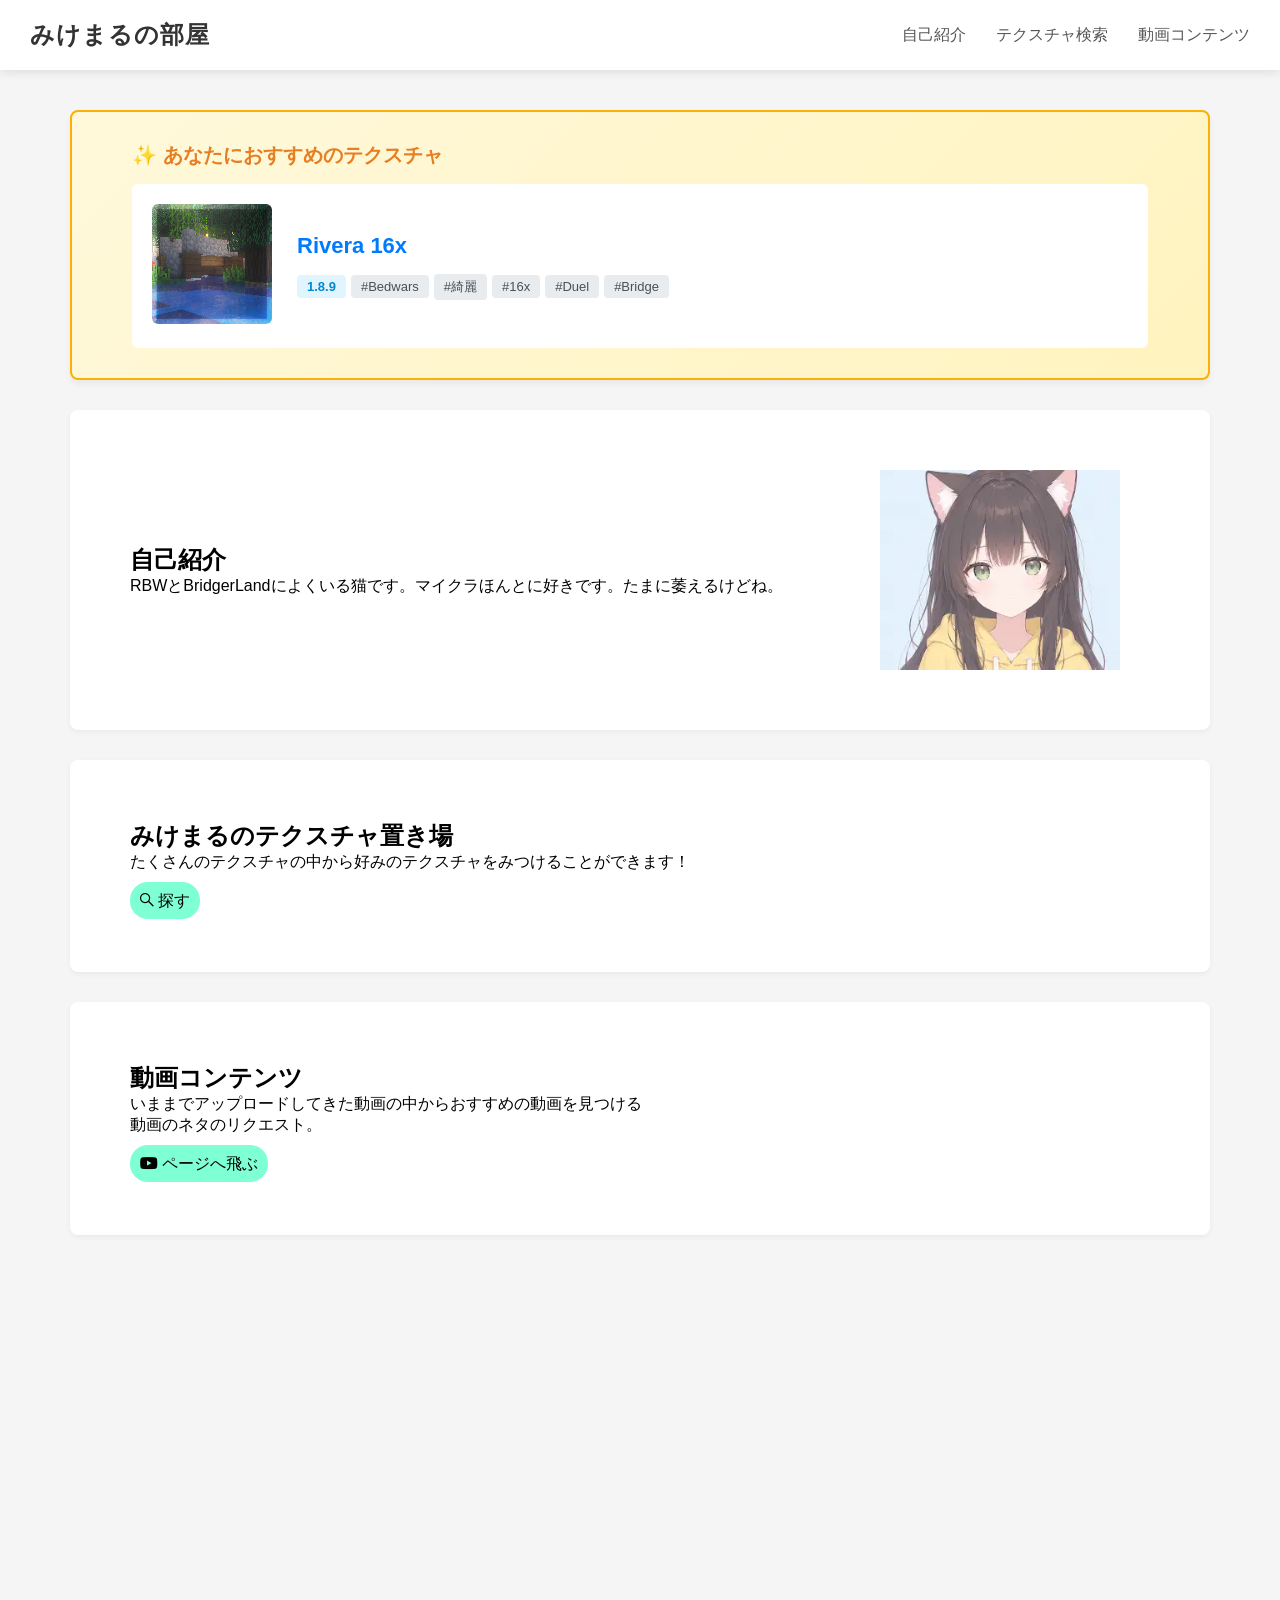
<file: index.html>
<!DOCTYPE html>
<html lang="ja">
<head>
    <meta charset="UTF-8">
    <meta name="viewport" content="width=device-width, initial-scale=1.0">
    <meta name="description" content="このページはYouTubeで活動しているみけまるの公式サイトです。たくさんのテクスチャの中からおすすめのテクスチャを検索する、いままでアップロードされた動画をみるなどができます。">
    <title>ホーム|みけまるの家</title>
    <link rel="stylesheet" href="style.css">
    <link href="https://use.fontawesome.com/releases/v5.6.1/css/all.css" rel="stylesheet">
    <style>

        html {
            scroll-behavior: smooth; /* スクロールを滑らかにする */
            scroll-padding-top: 90px; /* ヘッダーの高さ70px + 余白20px */
        }
        
        /* 全体のリセットと基本スタイルの設定 */
        * {
            margin: 0;
            padding: 0;
            box-sizing: border-box;
        }
        body {
            font-family: 'Helvetica Neue', Arial, 'Hiragino Kaku Gothic ProN', 'Hiragino Sans', Meiryo, sans-serif;
            background-color: #f5f5f5;
        }

        /* 固定（ついてくる）ヘッダーのスタイル */
        .site-header {
            position: fixed; /* 画面上部に固定 */
            top: 0;
            left: 0;
            width: 100%;
            height: 70px;
            background-color: #ffffff;
            box-shadow: 0 2px 10px rgba(0, 0, 0, 0.1);
            z-index: 1000; /* 他のコンテンツより前面に表示 */
            display: flex;
            justify-content: space-between;
            align-items: center;
            padding: 0 30px;
        }

        /* ロゴ部分 */
        .header-logo a {
            font-size: 24px;
            font-weight: bold;
            color: #333333;
            text-decoration: none;
            letter-spacing: 1px;
        }

        /* ナビゲーションメニュー */
        .header-nav ul {
            display: flex;
            list-style: none;
            gap: 30px; /* メニュー間の余白 */
        }

        .header-nav a {
            font-size: 16px;
            color: #555555;
            text-decoration: none;
            font-weight: 500;
            transition: color 0.3s ease;
            position: relative;
            padding: 5px 0;
        }

        /* ホバー時のエフェクト */
        .header-nav a:hover {
            color: #007bff;
        }
        .header-nav a::after {
            content: '';
            position: absolute;
            bottom: 0;
            left: 0;
            width: 100%;
            height: 2px;
            background-color: #007bff;
            transform: scaleX(0);
            transition: transform 0.3s ease;
        }
        .header-nav a:hover::after {
            transform: scaleX(1);
        }

        /* ページコンテンツのプレースホルダー */
        .content-placeholder {
            margin-top: 70px; /* ヘッダーの高さ分だけ上に余白を作る */
            padding: 40px 30px;
            max-width: 1200px;
            margin-left: auto;
            margin-right: auto;
        }
        .dummy-section {
            background-color: #ffffff;
            padding: 60px;
            margin-bottom: 30px;
            border-radius: 8px;
            box-shadow: 0 2px 5px rgba(0,0,0,0.05);
        }

        /* 「あなたにおすすめ」エリアのスタイル */
        .recommend-container {
            background: linear-gradient(135deg, #fff9db, #fff3bf);
            border: 2px solid #fab005;
            padding: 30px 60px;
            border-radius: 8px;
            margin-bottom: 30px;
            box-shadow: 0 4px 6px rgba(0,0,0,0.05);
        }
        .recommend-title {
            font-size: 20px;
            font-weight: bold;
            color: #e67e22;
            margin-bottom: 15px;
        }
        .recommend-box {
            display: flex;
            align-items: center;
            gap: 25px;
            background: #ffffff;
            padding: 20px;
            border-radius: 6px;
        }
        .recommend-img {
            width: 120px; /* アイコンの大きさを調整 */
            height: 120px;
            border-radius: 6px;
            object-fit: cover;
            image-rendering: pixelated; /* マイクラのドット絵を綺麗に見せる */
        }
        .recommend-info h3 {
            margin: 0 0 10px 0;
            font-size: 22px;
        }
        .recommend-link {
            color: #007bff;
            text-decoration: none;
            font-weight: bold;
        }
        .recommend-link:hover {
            text-decoration: underline;
        }
        .badge {
            display: inline-block;
            background: #e9ecef;
            color: #495057;
            padding: 4px 10px;
            font-size: 13px;
            border-radius: 4px;
            margin-right: 5px;
            margin-top: 5px;
        }
        .cat-badge {
            background: #e1f5fe;
            color: #0288d1;
            font-weight: bold;
        }

        /* 自己紹介セクション用のスタイル */
        .home-section-content {
            display: flex;
            justify-content: space-between;
            align-items: center;
            gap: 20px;
        }
        .home-text {
            flex: 1;
        }
        .profile-img-container {
            width: 300px;
            height: 200px;
            display: flex;
            justify-content: center;
            align-items: center;
            overflow: hidden;
        }
        .profile-img-container img {
            width: 80%;
            height: auto;
            object-fit: contain;
        }

    </style>
</head>
<body>

    <header class="site-header">
        <div class="header-logo">
            <a href="#">みけまるの部屋</a>
        </div>
        <nav class="header-nav">
            <ul>
                <li><a href="#home">自己紹介</a></li>
                <li><a href="#texture">テクスチャ検索</a></li>
                <li><a href="#video">動画コンテンツ</a></li>
            </ul>
        </nav>
    </header>

    <main class="content-placeholder">
        
        <div id="recommendArea" class="recommend-container" style="display: none;">
            <div class="recommend-title">✨ あなたにおすすめのテクスチャ</div>
            <div class="recommend-box">
                <div id="recommendImgBox"></div>
                <div class="recommend-info">
                    <h3 id="recommendName"></h3>
                    <div id="recommendTags"></div>
                </div>
            </div>
        </div>

        <section id="home" class="dummy-section">
            <div class="home-section-content">
                <div class="home-text">
                    <h2>自己紹介</h2>
                    <p>RBWとBridgerLandによくいる猫です。マイクラほんとに好きです。たまに萎えるけどね。</p>
                </div>
                <div class="profile-img-container">
                    <img src="images/pro.png" alt="プロフィール画像">
                </div>
            </div>
        </section>
        
        <section id="texture" class="dummy-section">
            <h2>みけまるのテクスチャ置き場</h2>
            <p>たくさんのテクスチャの中から好みのテクスチャをみつけることができます！</p>
            <br>
            <a class="button" href="https://mikemaruyt.github.io/texture-search/">
                <i class="fab fa-sistrix"></i>
                探す
            </a>
        </section>

        <section id="video" class="dummy-section">
            <h2>動画コンテンツ</h2>
            <p>いままでアップロードしてきた動画の中からおすすめの動画を見つける</p>
            <p>動画のネタのリクエスト。</p>
            <br>
            <p>
            <a class="button" href="https://mikemaruyt.github.io/videos/">
                <i class="fab fa-youtube"></i>
                ページへ飛ぶ
            </a>
            </p>
        </section>
        
        <div style="height: 800px;"></div>
    </main>

    <script src="texture-search/data.js"></script>
    <script>
        function showRecommendation() {
            if (typeof jsonData === 'undefined' || jsonData.length === 0) return;

            // ランダムで1つ選ぶ
            const randomIndex = Math.floor(Math.random() * jsonData.length);
            const item = jsonData[randomIndex];

            const rArea = document.getElementById('recommendArea');
            const rImgBox = document.getElementById('recommendImgBox');
            const rName = document.getElementById('recommendName');
            const rTags = document.getElementById('recommendTags');

            // 💡 JSONの image に書いてあるテキストをそのまま使う
            const imgSrc = item.image;
            const tagBadges = item.tags.map(tag => `<span class="badge">#${tag}</span>`).join('');

            // HTMLにデータを流し込む
            rImgBox.innerHTML = `<a href="texture-search/${item.link}"><img src="texture-search/${imgSrc}" class="recommend-img" alt="${item.name}"></a>`;
            rName.innerHTML = `<a href="texture-search/${item.link}" class="recommend-link">${item.name}</a>`;
            rTags.innerHTML = `<span class="badge cat-badge">${item.category}</span>${tagBadges}`;

            // 枠を表示
            rArea.style.display = 'block';
        }

        window.addEventListener('DOMContentLoaded', showRecommendation);
    </script>
</body>
</html>
</file>
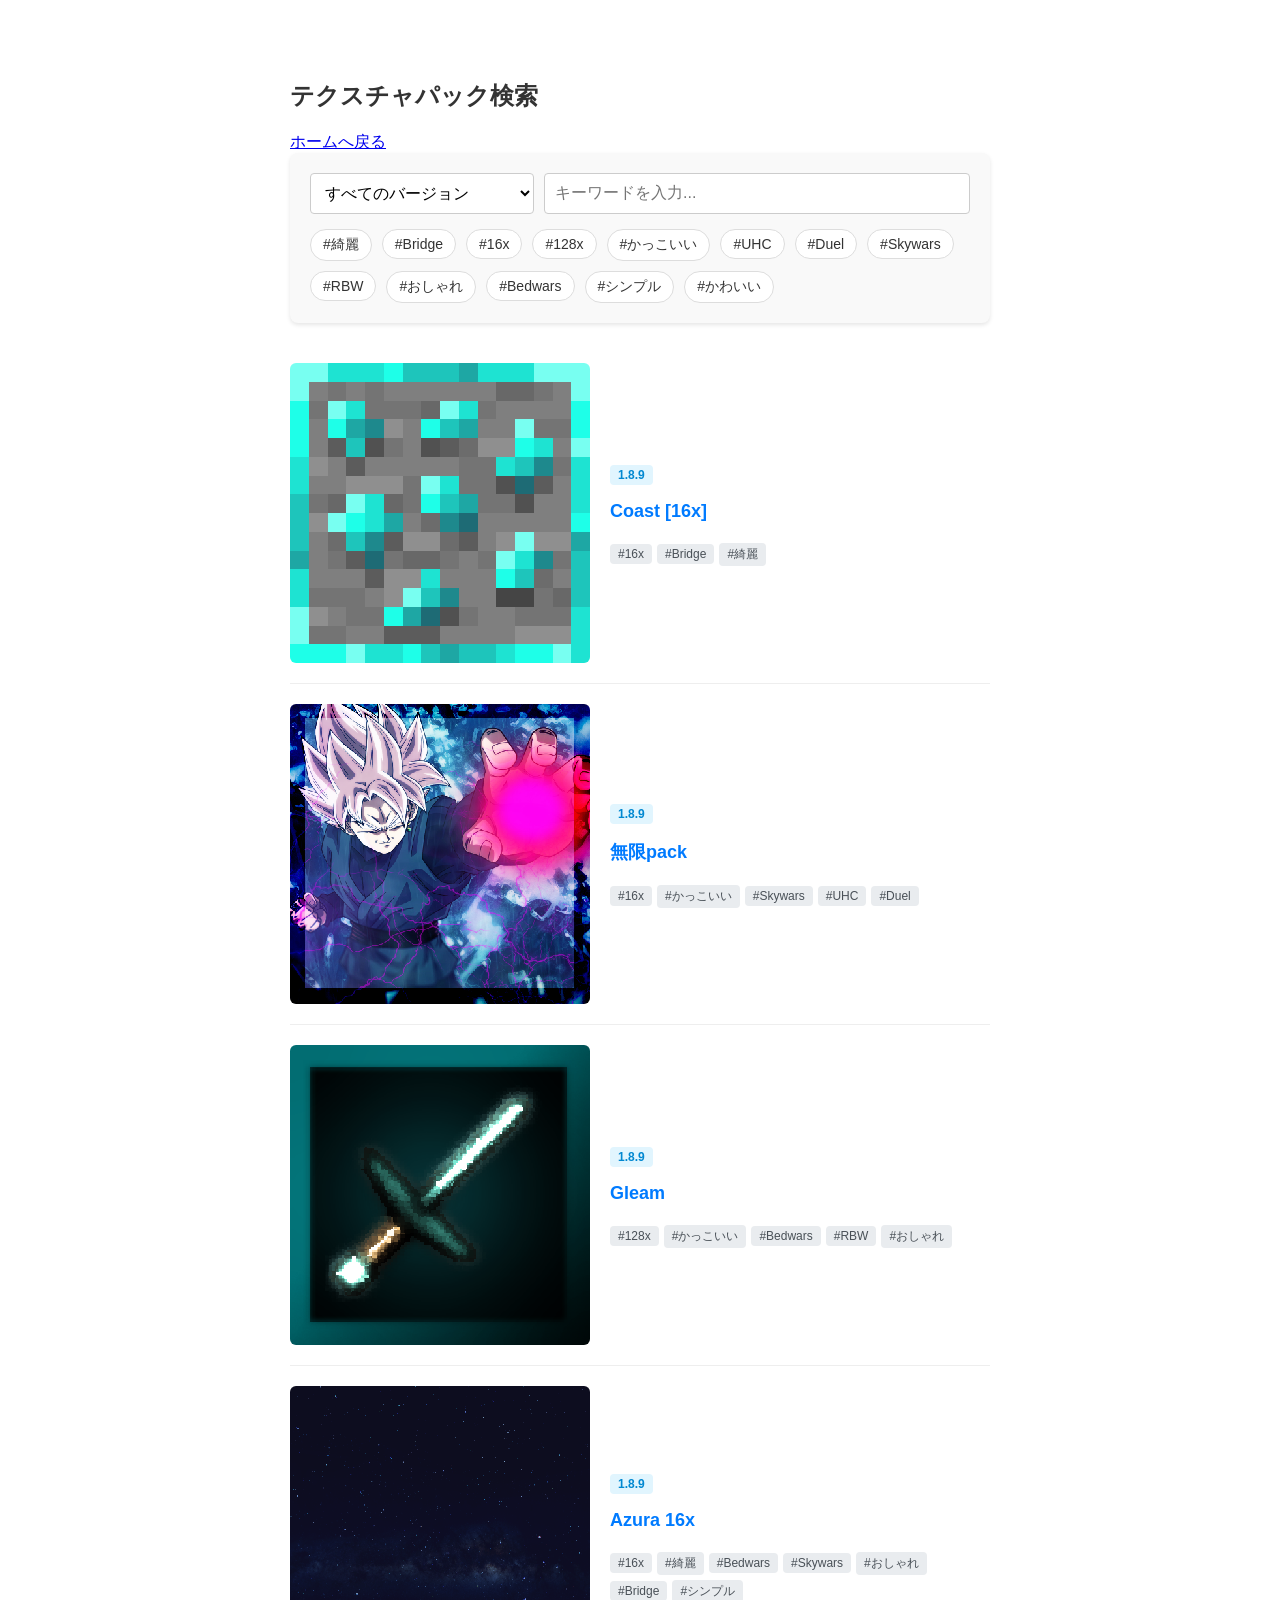
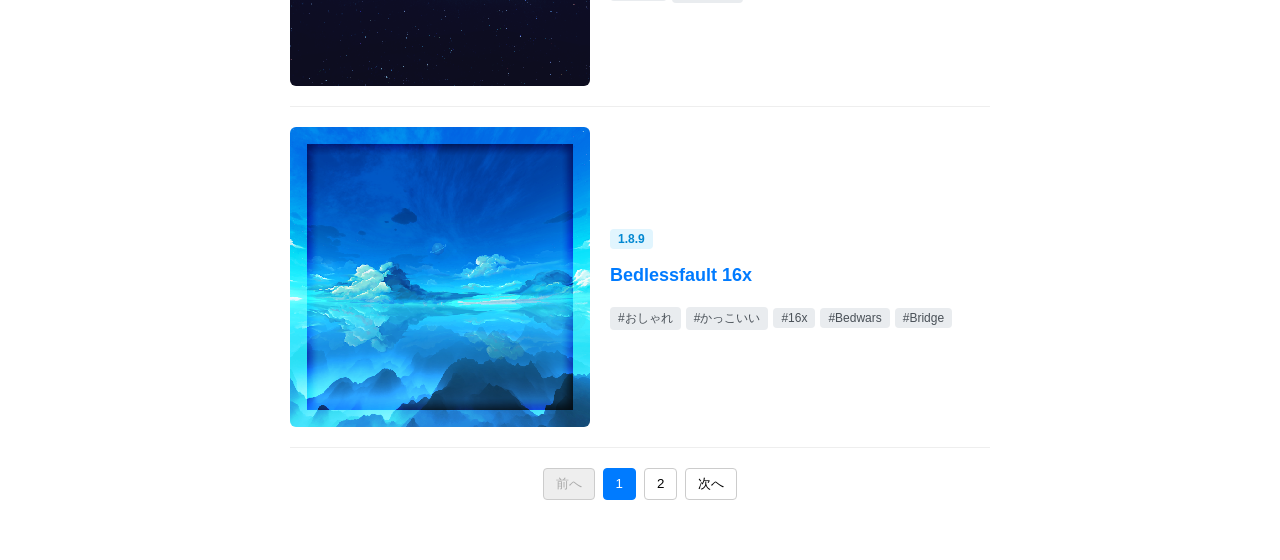
<file: texture-search/index.html>
<!DOCTYPE html>
<html lang="ja">
<head>
    <meta charset="UTF-8">
    <meta name="viewport" content="width=device-width, initial-scale=1.0">
    <meta name="description" content="マインクラフトPVPでいままで私が出会ってきた最高のテクスチャパックをまとめています。その中からあなたへのおすすめのテクスチャパックを紹介していきます。主にバージョンは1.8.9Java版です。ぜひ見ていってください。">
    <title>テクスチャ検索|みけまるの家</title>
    <link rel="shortcut icon" href="../favicon.ico" type="image/x-icon">
    <style>
        body {
            font-family: 'Helvetica Neue', Arial, sans-serif;
            max-width: 700px; /* 💡画像が横に並ぶので、少し全体の横幅を広げました */
            margin: 40px auto;
            padding: 20px;
            color: #333;
        }
        .search-container {
            background: #f9f9f9;
            padding: 20px;
            border-radius: 8px;
            box-shadow: 0 2px 4px rgba(0,0,0,0.1);
            margin-bottom: 20px;
        }
        .flex-group {
            display: flex;
            gap: 10px;
            margin-bottom: 15px;
        }
        .input-keyword {
            flex: 2;
            padding: 10px;
            border: 1px solid #ccc;
            border-radius: 4px;
            font-size: 16px;
        }
        .select-category {
            flex: 1;
            padding: 10px;
            border: 1px solid #ccc;
            border-radius: 4px;
            font-size: 16px;
            background-color: #fff;
            cursor: pointer;
        }
        .tag-group {
            display: flex;
            gap: 10px;
            flex-wrap: wrap;
        }
        .tag-label {
            display: inline-block;
            padding: 6px 12px;
            border: 1px solid #ddd;
            border-radius: 20px;
            background-color: #fff;
            cursor: pointer;
            font-size: 14px;
            transition: all 0.2s;
        }
        .tag-group input[type="checkbox"] {
            display: none;
        }
        .tag-group input[type="checkbox"]:checked + .tag-label {
            background-color: #007bff;
            color: white;
            border-color: #007bff;
        }
        
        /* 💡追加：画像とテキストを横並びにするスタイル */
        .list-item {
            display: flex;
            gap: 20px;
            padding: 20px 0;
            border-bottom: 1px solid #eee;
            align-items: center; /* 縦方向を中央揃え */
        }
        /* スマホなどの狭い画面では縦並びにする */
        @media (max-width: 600px) {
            .list-item {
                flex-direction: column;
                align-items: flex-start;
            }
            .item-image img {
                width: 100% !important; /* スマホでは横幅いっぱいに */
            }
        }
        .item-image img {
            width: 300px; /* 💡ご要望の300pxに固定 */
            height: auto;
            border-radius: 6px;
            object-fit: cover;
            display: block;
        }
        .item-info {
            flex: 1; /* 残りの横幅をいっぱいに使う */
        }

        .item-link {
            font-weight: bold;
            font-size: 18px;
            color: #007bff;
            text-decoration: none;
        }
        .item-link:hover {
            text-decoration: underline;
        }
        .item-meta {
            font-size: 13px;
            color: #666;
            margin-bottom: 5px;
        }
        .badge {
            display: inline-block;
            background: #e9ecef;
            color: #495057;
            padding: 3px 8px;
            font-size: 12px;
            border-radius: 4px;
            margin-right: 5px;
            margin-top: 5px;
        }
        .cat-badge {
            background: #e1f5fe;
            color: #0288d1;
            font-weight: bold;
        }
        
        .pagination {
            display: flex;
            justify-content: center;
            gap: 8px;
            margin-top: 20px;
        }
        .page-btn {
            padding: 6px 12px;
            border: 1px solid #ccc;
            background: #fff;
            cursor: pointer;
            border-radius: 4px;
        }
        .page-btn.active {
            background: #007bff;
            color: white;
            border-color: #007bff;
        }
        .page-btn:disabled {
            background: #eee;
            color: #aaa;
            cursor: not-allowed;
        }

        .ICONS{
            width: 300px;
            image-rendering: crisp-edges;
        }
    </style>
</head>
<body>

<h2>テクスチャパック検索</h2>
<a href="https://mikemaruyt.github.io/">ホームへ戻る</a>

<div class="search-container">
    <div class="flex-group">
        <select id="categorySelect" class="select-category">
            <option value="">すべてのバージョン</option>
            <option value="1.8.9">1.8.9</option>
            <option value="1.21">1.21</option>
        </select>
        <input type="text" id="keywordInput" class="input-keyword" placeholder="キーワードを入力...">
    </div>
    
    <div class="tag-group">
        <label><input type="checkbox" class="tag-filter" value="綺麗"><span class="tag-label">#綺麗</span></label>
        <label><input type="checkbox" class="tag-filter" value="Bridge"><span class="tag-label">#Bridge</span></label>
        <label><input type="checkbox" class="tag-filter" value="16x"><span class="tag-label">#16x</span></label>
        <label><input type="checkbox" class="tag-filter" value="128x"><span class="tag-label">#128x</span></label>
        <label><input type="checkbox" class="tag-filter" value="かっこいい"><span class="tag-label">#かっこいい</span></label>
        <label><input type="checkbox" class="tag-filter" value="UHC"><span class="tag-label">#UHC</span></label>
        <label><input type="checkbox" class="tag-filter" value="Duel"><span class="tag-label">#Duel</span></label>
        <label><input type="checkbox" class="tag-filter" value="Skywars"><span class="tag-label">#Skywars</span></label>
        <label><input type="checkbox" class="tag-filter" value="RBW"><span class="tag-label">#RBW</span></label>
        <label><input type="checkbox" class="tag-filter" value="おしゃれ"><span class="tag-label">#おしゃれ</span></label>
        <label><input type="checkbox" class="tag-filter" value="Bedwars"><span class="tag-label">#Bedwars</span></label>
        <label><input type="checkbox" class="tag-filter" value="シンプル"><span class="tag-label">#シンプル</span></label>
        <label><input type="checkbox" class="tag-filter" value="かわいい"><span class="tag-label">#かわいい</label>
    </div>
</div>

<div id="dataList"></div>

<div id="pagination" class="pagination"></div>

<script src="data.js"></script>

<script>
    // 💡本番用に20件にする場合は、ここを 20 に書き換えてください
    const itemsPerPage = 5; 
    
    let allData = jsonData;       
    let filteredData = [];        
    let currentPage = 1;          

    const dataList = document.getElementById('dataList');
    const paginationContainer = document.getElementById('pagination');
    const keywordInput = document.getElementById('keywordInput');
    const categorySelect = document.getElementById('categorySelect');
    const tagFilters = document.querySelectorAll('.tag-filter');

    function filterList() {
        const keyword = keywordInput.value.toLowerCase().trim();
        const selectedCategory = categorySelect.value; 
        
        const selectedTags = Array.from(tagFilters)
            .filter(checkbox => checkbox.checked)
            .map(checkbox => checkbox.value);

        filteredData = allData.filter(item => {
            const matchesKeyword = item.name.toLowerCase().includes(keyword);
            const matchesCategory = selectedCategory === "" || item.category === selectedCategory;
            const matchesTags = selectedTags.every(tag => item.tags.includes(tag));

            return matchesKeyword && matchesCategory && matchesTags;
        });

        currentPage = 1;
        renderPage();
    }

    // 2. 指定されたページのデータだけを切り出して画面に表示する関数
    function renderPage() {
        dataList.innerHTML = '';

        if (filteredData.length === 0) {
            dataList.innerHTML = '<p>該当する項目が見つかりませんでした。</p>';
            paginationContainer.innerHTML = '';
            return;
        }

        const startIndex = (currentPage - 1) * itemsPerPage;
        const endIndex = startIndex + itemsPerPage;
        const pageItems = filteredData.slice(startIndex, endIndex);

        pageItems.forEach(item => {
            const tagBadges = item.tags.map(tag => `<span class="badge">#${tag}</span>`).join('');
            
            // 💡データに画像がない場合の安全対策（もし"image"を書き忘れてもNO IMAGE画像等で代用可能にする）
            const imgSrc = item.image ? item.image : 'images/noimage.png';

            // 💡HTMLの構造を「左側に画像、右側にテキスト」になるように変更しました
            const itemHtml = `
                <div class="list-item">
                    <div class="item-image">
                        <a href="${item.link}"><img src="${imgSrc}" class="ICONS" alt="${item.name}" style="height: 300px; image-rendering: pixelated;"></a>
                    </div>
                    <div class="item-info">
                        <div class="item-meta"><span class="badge cat-badge">${item.category}</span></div>
                        <p><a href="${item.link}" class="item-link">${item.name}</a></p>
                        <div>${tagBadges}</div>
                    </div>
                </div>
            `;
            dataList.insertAdjacentHTML('beforeend', itemHtml);
        });

        setupPagination();
    }

    function setupPagination() {
        paginationContainer.innerHTML = '';
        const totalPages = Math.ceil(filteredData.length / itemsPerPage);
        if (totalPages <= 1) return; 

        const prevBtn = document.createElement('button');
        prevBtn.textContent = '前へ';
        prevBtn.className = 'page-btn';
        prevBtn.disabled = currentPage === 1;
        prevBtn.addEventListener('click', () => {
            currentPage--;
            renderPage();
        });
        paginationContainer.appendChild(prevBtn);

        for (let i = 1; i <= totalPages; i++) {
            const btn = document.createElement('button');
            btn.textContent = i;
            btn.className = 'page-btn';
            if (i === currentPage) btn.classList.add('active');

            btn.addEventListener('click', () => {
                currentPage = i;
                renderPage();
            });
            paginationContainer.appendChild(btn);
        }

        const nextBtn = document.createElement('button');
        nextBtn.textContent = '次へ';
        nextBtn.className = 'page-btn';
        nextBtn.disabled = currentPage === totalPages;
        nextBtn.addEventListener('click', () => {
            currentPage++;
            renderPage();
        });
        paginationContainer.appendChild(nextBtn);
    }

    keywordInput.addEventListener('input', filterList);
    categorySelect.addEventListener('change', filterList);
    tagFilters.forEach(checkbox => checkbox.addEventListener('change', filterList));

    filterList();
</script>

</body>
</html>
</file>
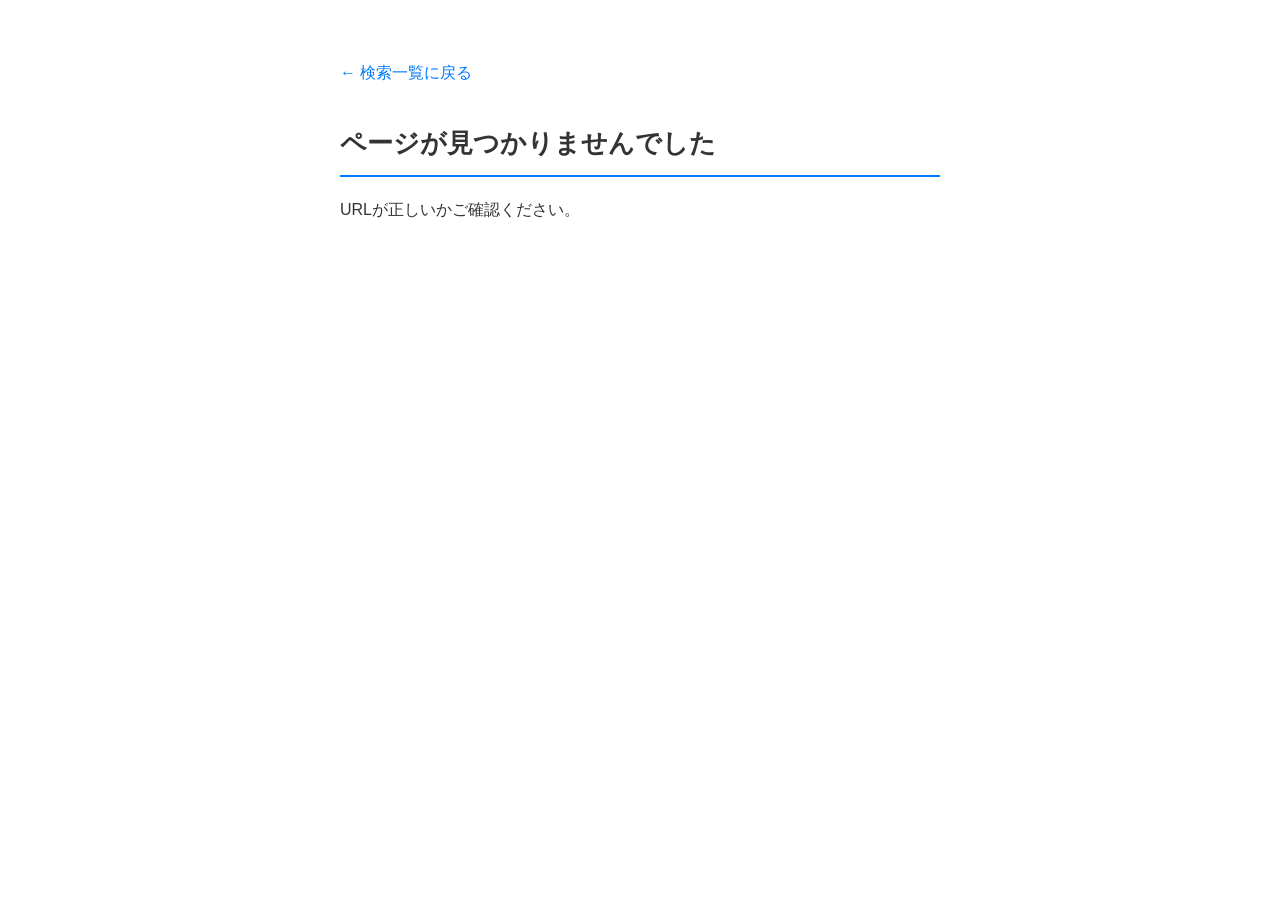
<file: texture-search/detail.html>
<!DOCTYPE html>
<html lang="ja">
<head>
    <meta charset="UTF-8">
    <meta name="viewport" content="width=device-width, initial-scale=1.0">
    <title>詳細ページ</title>
    <style>
        body {
            font-family: 'Helvetica Neue', Arial, sans-serif;
            max-width: 600px;
            margin: 40px auto;
            padding: 20px;
            color: #333;
            line-height: 1.6;
        }
        .back-btn {
            display: inline-block;
            margin-bottom: 20px;
            color: #007bff;
            text-decoration: none;
        }
        .page-title {
            font-size: 26px;
            border-bottom: 2px solid #007bff;
            padding-bottom: 10px;
            margin-bottom: 20px;
        }
        .meta-info {
            margin-bottom: 20px;
        }
        .badge {
            display: inline-block;
            background: #e9ecef;
            color: #495057;
            padding: 4px 10px;
            font-size: 13px;
            border-radius: 4px;
            margin-right: 5px;
        }
        .cat-badge {
            background: #e1f5fe;
            color: #0288d1;
            font-weight: bold;
        }
        /* 💡詳細コンテンツ内の見た目を整えるCSS */
        .page-content h3 {
            margin-top: 30px;
            color: #333;
            border-left: 4px solid #007bff;
            padding-left: 10px;
        }
        .page-content ul {
            padding-left: 20px;
        }
    </style>
</head>
<body>

    <a href="https://mikemaruyt.github.io/texture-search/" class="back-btn">← 検索一覧に戻る</a>

    <div id="pageContainer">
        <h1 id="pageTitle" class="page-title">読み込み中...</h1>
        <div id="pageMeta" class="meta-info"></div>
        <div id="pageContent" class="page-content"></div>
    </div>

    <script src="data.js"></script>

    <script>
        // 💡仕組みの解説：
        // 1. URLの後ろについている「?id=recipe-tomato」から「recipe-tomato」の部分を抜き出します。
        const urlParams = new URLSearchParams(window.location.search);
        const pageId = urlParams.get('id');

        // 2. data.jsのデータ(jsonData)の中から、IDが一致するものを1つだけ探します。
        const pageData = jsonData.find(item => item.id === pageId);

        // 3. 一致するデータが見つかった場合、画面に文字やHTMLを流し込みます。
        if (pageData) {
            // タイトルを書き換え
            document.getElementById('pageTitle').textContent = pageData.name;
            // タブのタイトル（ブラウザのタブに表示される名前）も書き換え
            document.title = pageData.name;

            // カテゴリとタグのバッジを作って書き換え
            const catBadge = `<span class="badge cat-badge">${pageData.category}</span>`;
            const tagBadges = pageData.tags.map(tag => `<span class="badge">#${tag}</span>`).join('');
            document.getElementById('pageMeta').innerHTML = catBadge + tagBadges;

            // 💡一番重要：本文（HTML要素）をそのまま付け加え（流し込み）
            document.getElementById('pageContent').innerHTML = pageData.content;

        } else {
            // 4. 万が一、IDが見つからなかった場合のエラー表示
            document.getElementById('pageTitle').textContent = "ページが見つかりませんでした";
            document.getElementById('pageContent').innerHTML = "<p>URLが正しいかご確認ください。</p>";
        }
    </script>
</body>
</html>
</file>
<file: style.css>
.button{
    background-color: aquamarine;
    color: black;
    padding: 10px 10px 10px 10px;
    border-radius: 2vb;
    text-decoration: none;
}
.button:hover{
    background-color: aqua;
    border-radius: 10vb;
    transition: 1s;
}/*dddd/
</file>
